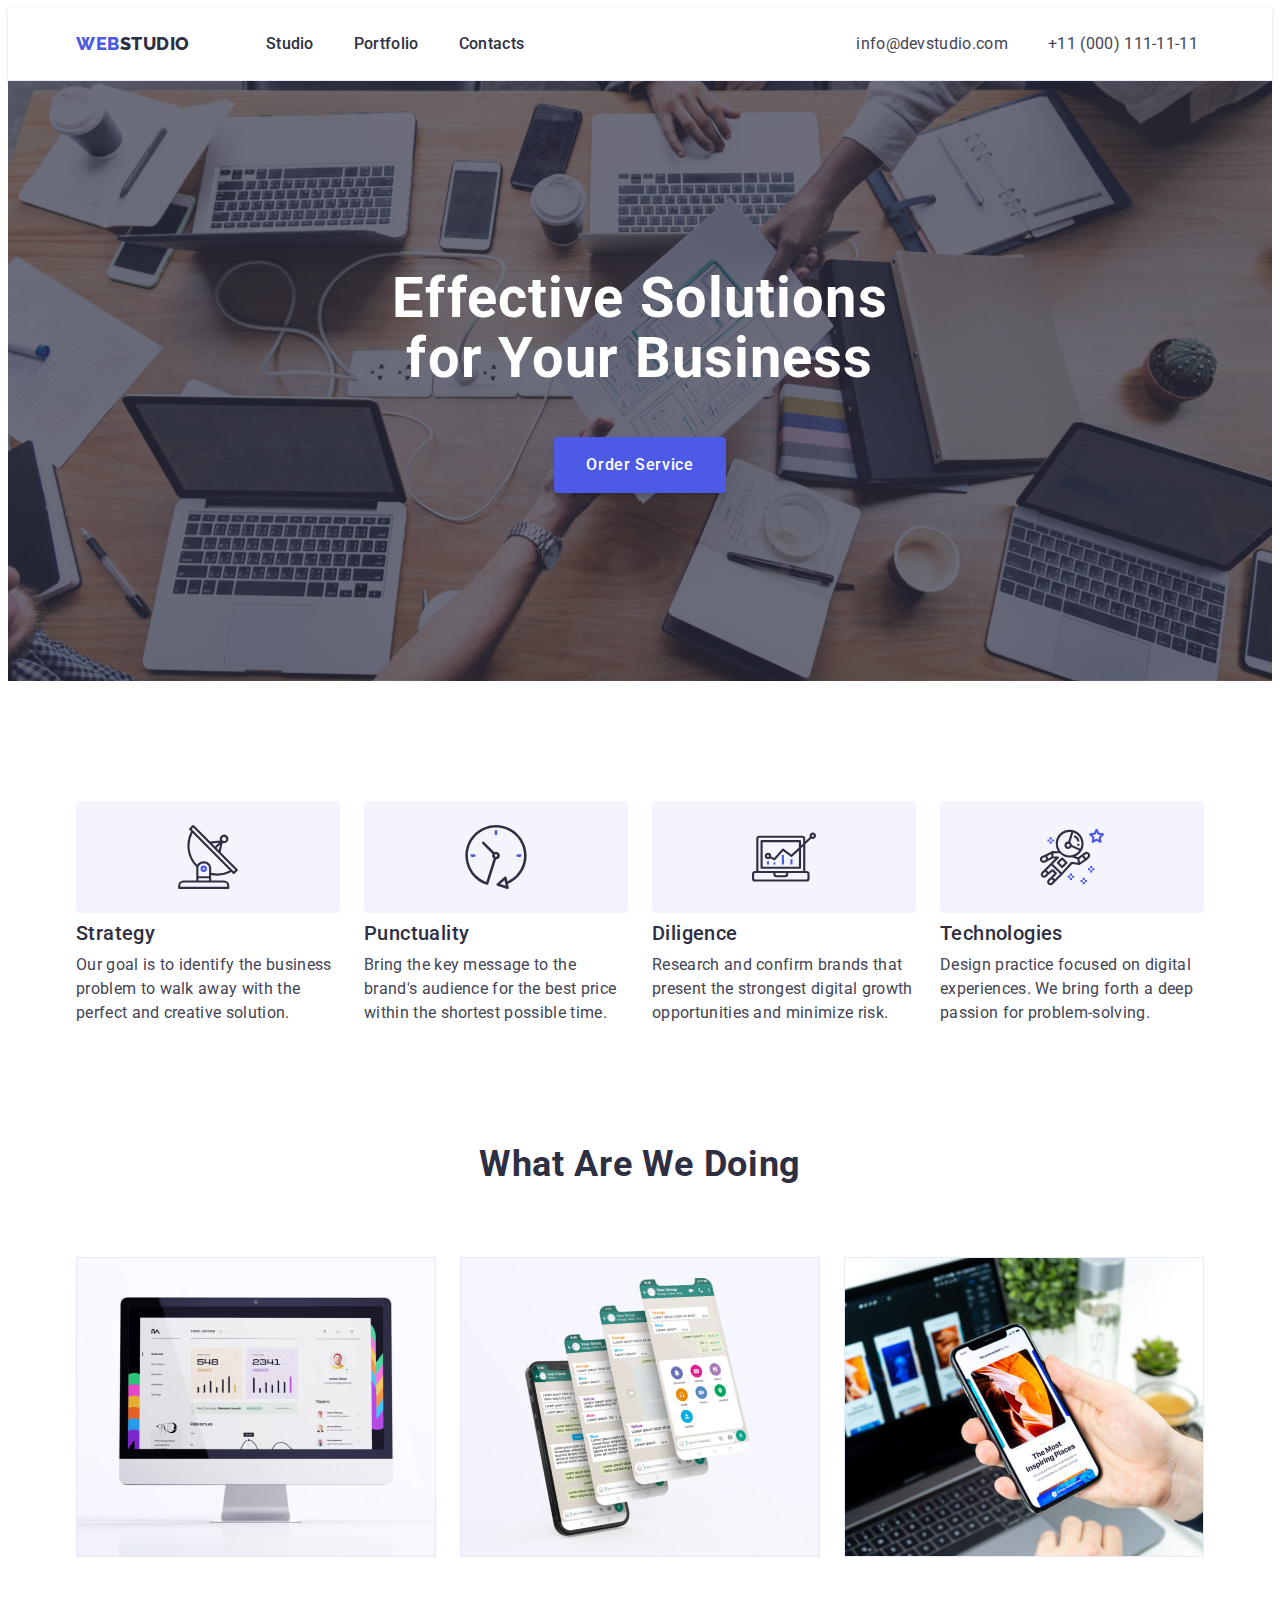
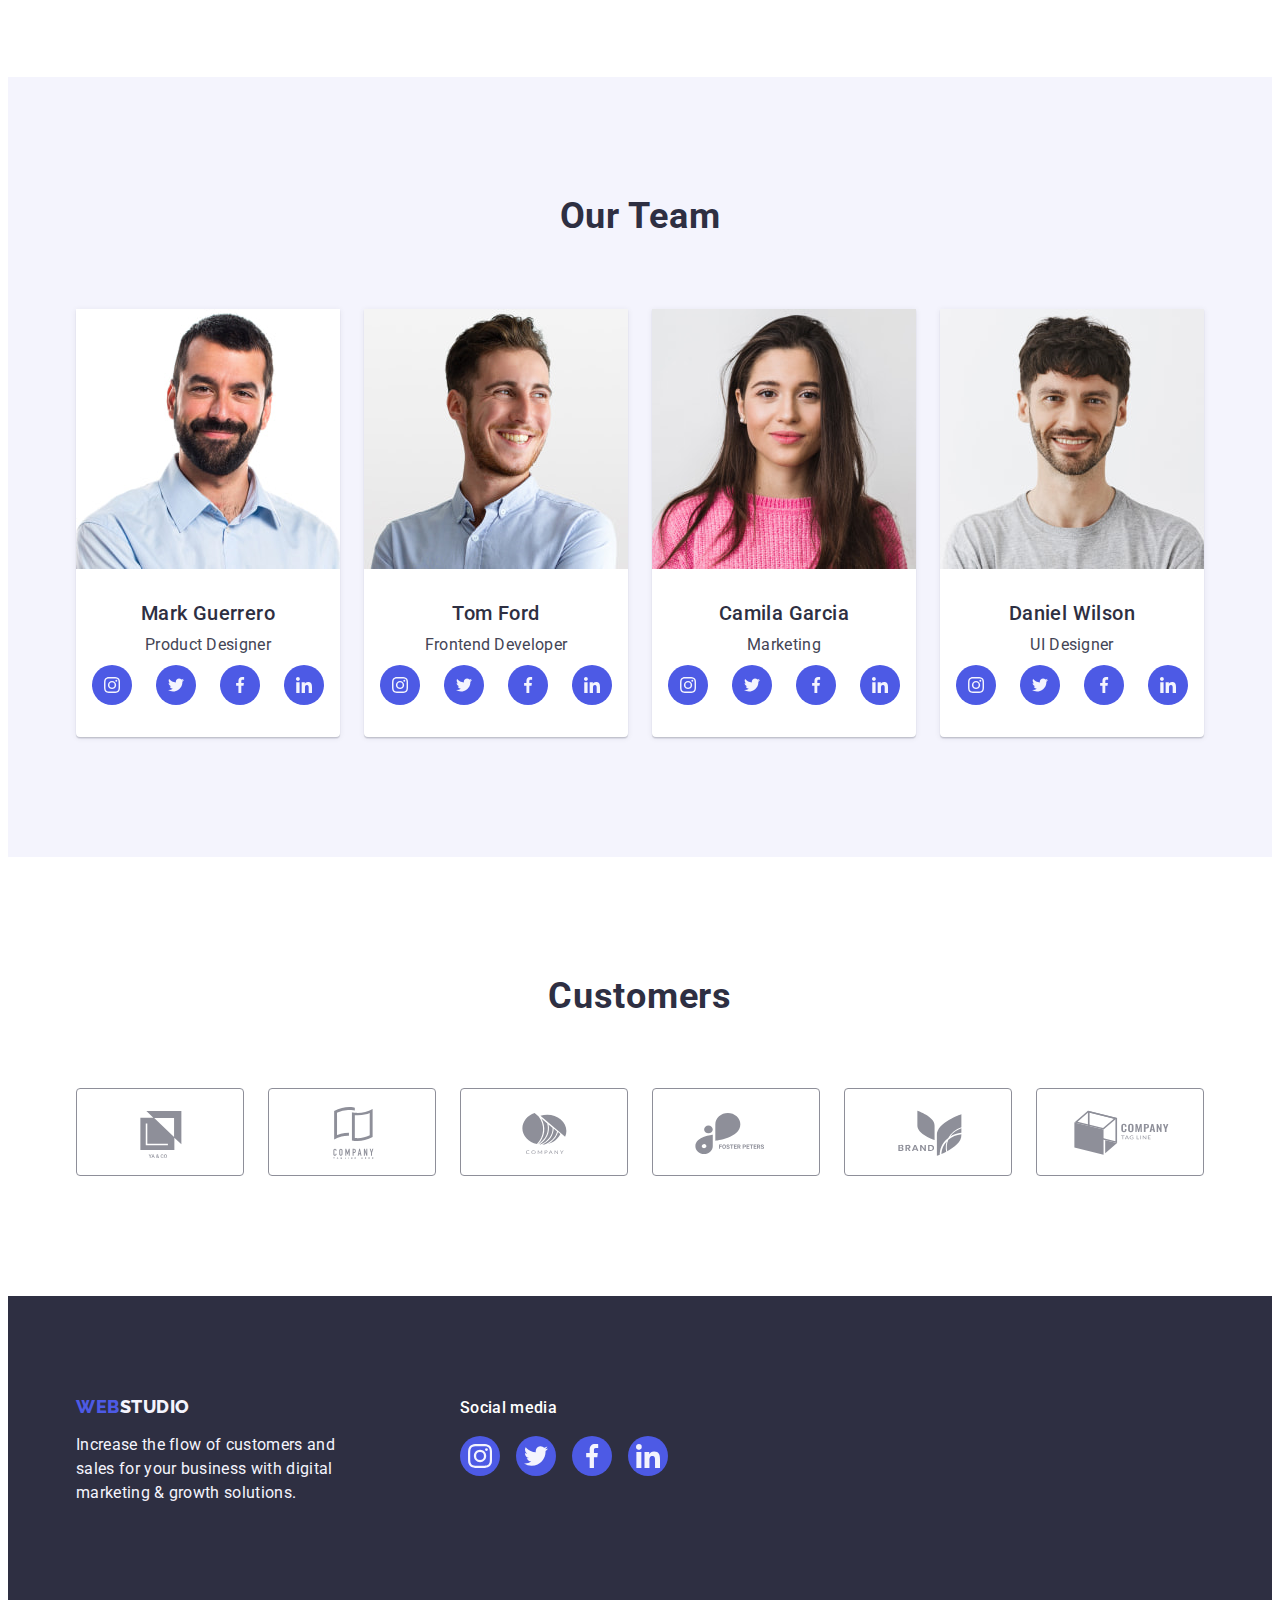
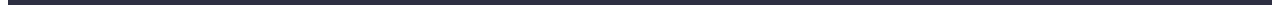
<file: index.html>
<!DOCTYPE html>
<html lang="en">
  <head>
    <meta charset="UTF-8" />
    <meta http-equiv="X-UA-Compatible" content="IE=edge" />
    <meta name="viewport" content="width=device-width, initial-scale=1.0" />
    <title>Document</title>
    <!--Styles Fonts-->
    <link rel="preconnect" href="https://fonts.googleapis.com" />
    <link rel="preconnect" href="https://fonts.gstatic.com" crossorigin />
    <link
      href="https://fonts.googleapis.com/css2?family=Raleway:wght@800&family=Roboto:wght@400;500;700;900&display=swap"
      rel="stylesheet"
    />
    <!-- Normolize -->
    <link
      rel="stylesheet"
      href="https://cdnjs.cloudflare.com/ajax/libs/modern-normalize/1.1.0/modern-normalize.min.css"
      integrity="sha512-wpPYUAdjBVSE4KJnH1VR1HeZfpl1ub8YT/NKx4PuQ5NmX2tKuGu6U/JRp5y+Y8XG2tV+wKQpNHVUX03MfMFn9Q=="
      crossorigin="anonymous"
      referrerpolicy="no-referrer"
    />
    <!--Styles proect-->
    <link rel="stylesheet" href="./css/styles.css" />
  </head>
  <body>
    <!--Header section-->
    <header class="header">
      <div class="header-container container">
        <nav class="header-nav">
          <a class="logo-link link" href="./index.html">Web<span class="web-logo">Studio</span></a>
          <ul class="header-nav-list list">
            <li class="header-nav-iteam">
              <a class="header-link link" href="./index.html">Studio</a></li
            >
            <li class="header-nav-iteam">
              <a class="header-link link" href="./portfolio.html">Portfolio</a></li
            >
            <li class="header-nav-iteam"> <a class="header-link link" href="">Contacts</a></li>
          </ul>
        </nav>
        <address class="header-address">
          <ul class="header-add-list list">
            <li class="header-add-link">
              <a class="header-add-mail link" href="mailto:info@devstudio.com"
                >info@devstudio.com</a
              ></li
            >
            <li class="header-add-link">
              <a class="header-add-mail link" href="tel:+110001111111">+11 (000) 111-11-11</a></li
            >
          </ul>
        </address>
      </div>
    </header>
    <main>
      <!--Hero section-->
      <section class="hero-st">
        <div class="hero-container container">
          <h1 class="hero-title">Effective Solutions for Your Business</h1>
          <button type="button" class="hero-btn">Order Service</button>
        </div>
      </section>
      <!--About section-->
      <section class="about">
        <div class="abaut-container container">
          <h2 class="about-title" hidden>section2</h2>
          <ul class="about-list list">
            <li class="about-list-iteam">
              <div class="about-icon-conteiner">
                <svg class="about-icon" width="64" height="64">
                  <use href="./images/icons.svg#icon-antenna"></use>
                </svg>
              </div>
              <h3 class="about-title-main">Strategy</h3>
              <p class="about-tx"
                >Our goal is to identify the business problem to walk away with the perfect and
                creative solution.</p
              >
            </li>
            <li class="about-list-iteam">
              <div class="about-icon-conteiner">
                <svg class="about-icon" width="64" height="64">
                  <use href="./images/icons.svg#icon-clock"></use>
                </svg>
              </div>
              <h3 class="about-title-main">Punctuality</h3>
              <p class="about-tx"
                >Bring the key message to the brand's audience for the best price within the
                shortest possible time.</p
              >
            </li>
            <li class="about-list-iteam">
              <div class="about-icon-conteiner">
                <svg class="about-icon" width="64" height="64">
                  <use href="./images/icons.svg#icon-diagram"></use>
                </svg>
              </div>
              <h3 class="about-title-main">Diligence</h3>
              <p class="about-tx"
                >Research and confirm brands that present the strongest digital growth opportunities
                and minimize risk.</p
              >
            </li>
            <li class="about-list-iteam">
              <div class="about-icon-conteiner">
                <svg class="about-icon" width="64" height="64">
                  <use href="./images/icons.svg#icon-astronaut"></use>
                </svg>
              </div>
              <h3 class="about-title-main">Technologies</h3>
              <p class="about-tx"
                >Design practice focused on digital experiences. We bring forth a deep passion for
                problem-solving.</p
              >
            </li>
          </ul>
        </div>
      </section>
      <!--Portfolio-->
      <section class="portfolio">
        <div class="portfolio-container container">
          <h2 class="portfolio-title">What are we doing</h2>
          <ul class="portfolio-list list">
            <li class="portfolio-list-iteam">
              <img
                class="portfolio-img"
                src="./images/whatarewedoing/img1.jpg"
                alt="desctop"
                width="360"
                height="300"
              />
            </li>
            <li class="portfolio-list-iteam">
              <img
                class="portfolio-img"
                src="./images/whatarewedoing/img2.jpg"
                alt="application"
                width="360"
                height="300"
              />
            </li>
            <li class="portfolio-list-iteam">
              <img
                class="portfolio-img"
                src="./images/whatarewedoing/img3.jpg"
                alt="smartphone"
                width="360"
                height="300"
              />
            </li>
          </ul>
        </div>
      </section>
      <!--Our Team section-->
      <section class="team">
        <div class="team-container container">
          <h2 class="team-title">Our Team</h2>
          <ul class="team-list list">
            <li class="team-list-iteam">
              <img
                class="team-img"
                src="./images/team/img1.jpg"
                alt="Product-Designer"
                width="264"
                height="260"
              />
              <div class="card-content">
                <h3 class="team-name">Mark Guerrero</h3>
                <p class="team-tx">Product Designer</p>
                <ul class="socials list">
                  <li class="socials-iteam">
                    <a
                      class="socials-link link"
                      href=""
                      target="_blank"
                      rel="noopener noreferrer"
                      aria-label="Instagram icon"
                    >
                      <svg class="socials-icon" width="16" height="16">
                        <use href="./images/icons.svg#icon-instagram"></use>
                      </svg>
                    </a>
                  </li>
                  <li class="socials-iteam">
                    <a
                      class="socials-link link"
                      href=""
                      target="_blank"
                      rel="noopener noreferrer"
                      aria-label="Twitter icon"
                    >
                      <svg class="socials-icon" width="16" height="16">
                        <use href="./images/icons.svg#icon-twitter"></use>
                      </svg>
                    </a>
                  </li>
                  <li class="socials-iteam">
                    <a
                      class="socials-link link"
                      href=""
                      target="_blank"
                      rel="noopener noreferrer"
                      aria-label="Facebook icon"
                    >
                      <svg class="socials-icon" width="16" height="16">
                        <use href="./images/icons.svg#icon-facebook"></use>
                      </svg>
                    </a>
                  </li>
                  <li class="socials-iteam">
                    <a
                      class="socials-link link"
                      href=""
                      target="_blank"
                      rel="noopener noreferrer"
                      aria-label="Linkedin icon"
                    >
                      <svg class="socials-icon" width="16" height="16">
                        <use href="./images/icons.svg#icon-linkedin"></use>
                      </svg>
                    </a>
                  </li>
                </ul>
              </div>
            </li>
            <li class="team-list-iteam">
              <img
                class="team-img"
                src="./images/team/img2.jpg"
                alt="Frontend-Developer"
                width="264"
                height="260"
              />
              <div class="card-content">
                <h3 class="team-name">Tom Ford</h3>
                <p class="team-tx">Frontend Developer</p>
                <ul class="socials list">
                  <li class="socials-iteam">
                    <a
                      class="socials-link link"
                      href=""
                      target="_blank"
                      rel="noopener noreferrer"
                      aria-label="Instagram icon"
                    >
                      <svg class="socials-icon" width="16" height="16">
                        <use href="./images/icons.svg#icon-instagram"></use>
                      </svg>
                    </a>
                  </li>
                  <li class="socials-iteam">
                    <a
                      class="socials-link link"
                      href=""
                      target="_blank"
                      rel="noopener noreferrer"
                      aria-label="Twitter icon"
                    >
                      <svg class="socials-icon" width="16" height="16">
                        <use href="./images/icons.svg#icon-twitter"></use>
                      </svg>
                    </a>
                  </li>
                  <li class="socials-iteam">
                    <a
                      class="socials-link link"
                      href=""
                      target="_blank"
                      rel="noopener noreferrer"
                      aria-label="Facebook icon"
                    >
                      <svg class="socials-icon" width="16" height="16">
                        <use href="./images/icons.svg#icon-facebook"></use>
                      </svg>
                    </a>
                  </li>
                  <li class="socials-iteam">
                    <a
                      class="socials-link link"
                      href=""
                      target="_blank"
                      rel="noopener noreferrer"
                      aria-label="Linkedin icon"
                    >
                      <svg class="socials-icon" width="16" height="16">
                        <use href="./images/icons.svg#icon-linkedin"></use>
                      </svg>
                    </a>
                  </li>
                </ul>
              </div>
            </li>
            <li class="team-list-iteam">
              <img
                class="team-img"
                src="./images/team/img3.jpg"
                alt="Marketing"
                width="264"
                height="260"
              />
              <div class="card-content">
                <h3 class="team-name">Camila Garcia</h3>
                <p class="team-tx">Marketing</p>
                <ul class="socials list">
                  <li class="socials-iteam">
                    <a
                      class="socials-link link"
                      href=""
                      target="_blank"
                      rel="noopener noreferrer"
                      aria-label="Instagram icon"
                    >
                      <svg class="socials-icon" width="16" height="16">
                        <use href="./images/icons.svg#icon-instagram"></use>
                      </svg>
                    </a>
                  </li>
                  <li class="socials-iteam">
                    <a
                      class="socials-link link"
                      href=""
                      target="_blank"
                      rel="noopener noreferrer"
                      aria-label="Twitter icon"
                    >
                      <svg class="socials-icon" width="16" height="16">
                        <use href="./images/icons.svg#icon-twitter"></use>
                      </svg>
                    </a>
                  </li>
                  <li class="socials-iteam">
                    <a
                      class="socials-link link"
                      href=""
                      target="_blank"
                      rel="noopener noreferrer"
                      aria-label="Facebook icon"
                    >
                      <svg class="socials-icon" width="16" height="16">
                        <use href="./images/icons.svg#icon-facebook"></use>
                      </svg>
                    </a>
                  </li>
                  <li class="socials-iteam">
                    <a
                      class="socials-link link"
                      href=""
                      target="_blank"
                      rel="noopener noreferrer"
                      aria-label="Linkedin icon"
                    >
                      <svg class="socials-icon" width="16" height="16">
                        <use href="./images/icons.svg#icon-linkedin"></use>
                      </svg>
                    </a>
                  </li>
                </ul>
              </div>
            </li>
            <li class="team-list-iteam">
              <img
                class="team-img"
                src="./images/team/img4.jpg"
                alt="UI-Designer"
                width="264"
                height="260"
              />
              <div class="card-content">
                <h3 class="team-name">Daniel Wilson</h3>
                <p class="team-tx">UI Designer</p>
                <ul class="socials list">
                  <li class="socials-iteam">
                    <a
                      class="socials-link link"
                      href=""
                      target="_blank"
                      rel="noopener noreferrer"
                      aria-label="Instagram icon"
                    >
                      <svg class="socials-icon" width="16" height="16">
                        <use href="./images/icons.svg#icon-instagram"></use>
                      </svg>
                    </a>
                  </li>
                  <li class="socials-iteam">
                    <a
                      class="socials-link link"
                      href=""
                      target="_blank"
                      rel="noopener noreferrer"
                      aria-label="Twitter icon"
                    >
                      <svg class="socials-icon" width="16" height="16">
                        <use href="./images/icons.svg#icon-twitter"></use>
                      </svg>
                    </a>
                  </li>
                  <li class="socials-iteam">
                    <a
                      class="socials-link link"
                      href=""
                      target="_blank"
                      rel="noopener noreferrer"
                      aria-label="Facebook icon"
                    >
                      <svg class="socials-icon" width="16" height="16">
                        <use href="./images/icons.svg#icon-facebook"></use>
                      </svg>
                    </a>
                  </li>
                  <li class="socials-iteam">
                    <a
                      class="socials-link link"
                      href=""
                      target="_blank"
                      rel="noopener noreferrer"
                      aria-label="Linkedin icon"
                    >
                      <svg class="socials-icon" width="16" height="16">
                        <use href="./images/icons.svg#icon-linkedin"></use>
                      </svg>
                    </a>
                  </li>
                </ul>
              </div>
            </li>
          </ul>
        </div>
      </section>
      <!-- Customers -->
      <section class="customers">
        <div class="customers-container container">
          <h2 class="team-title">Customers</h2>
          <ul class="customers-list list">
            <li class="customers-iteam">
              <a class="customers-link link" href="">
                <svg class="customers-icon" width="104" height="56">
                  <use href="./images/icons.svg#icon-Logo"></use>
                </svg>
              </a>
            </li>
            <li class="customers-iteam">
              <a class="customers-link link" href="">
                <svg class="customers-icon" width="104" height="56">
                  <use href="./images/icons.svg#icon-Logo1"></use>
                </svg>
              </a>
            </li>
            <li class="customers-iteam">
              <a class="customers-link link" href="">
                <svg class="customers-icon" width="104" height="56">
                  <use href="./images/icons.svg#icon-Logo2"></use>
                </svg>
              </a>
            </li>
            <li class="customers-iteam">
              <a class="customers-link link" href="">
                <svg class="customers-icon" width="104" height="56">
                  <use href="./images/icons.svg#icon-Logo3"></use>
                </svg>
              </a>
            </li>
            <li class="customers-iteam">
              <a class="customers-link link" href="">
                <svg class="customers-icon" width="104" height="56">
                  <use href="./images/icons.svg#icon-Logo4"></use>
                </svg>
              </a>
            </li>
            <li class="customers-iteam">
              <a class="customers-link link" href="">
                <svg class="customers-icon" width="104" height="56">
                  <use href="./images/icons.svg#icon-Logo5"></use>
                </svg>
              </a>
            </li>
          </ul>
        </div>
      </section>
    </main>
    <!--Footer section-->
    <footer class="footer">
      <div class="footer-container container">
        <div class="footer-left">
          <a class="logo-link-footer link" href="./index.html"
            >Web<span class="footer-logo">Studio</span></a
          >
          <p class="footer-tx"
            >Increase the flow of customers and sales for your business with digital marketing &
            growth solutions.</p
          >
        </div>
        <div class="footer-social">
          <p class="footer-social-tx">Social media</p>
          <ul class="footer-social-list list">
            <li class="footer-social-iteam">
              <a
                class="footer-social-link link"
                href=""
                target="_blank"
                rel="noopener noreferrer"
                aria-label="Instagram icon"
              >
                <svg class="footer-social-icon" width="24" height="24">
                  <use href="./images/icons.svg#icon-instagram"></use></svg
              ></a>
            </li>
            <li class="footer-social-iteam">
              <a
                class="footer-social-link link"
                href=""
                target="_blank"
                rel="noopener noreferrer"
                aria-label="Twitter icon"
              >
                <svg class="footer-social-icon" width="24" height="24">
                  <use href="./images/icons.svg#icon-twitter"></use></svg
              ></a>
            </li>
            <li class="footer-social-iteam">
              <a
                class="footer-social-link link"
                href=""
                target="_blank"
                rel="noopener noreferrer"
                aria-label="Facebook icon"
              >
                <svg class="footer-social-icon" width="24" height="24">
                  <use href="./images/icons.svg#icon-facebook"></use></svg
              ></a>
            </li>
            <li class="footer-social-iteam">
              <a
                class="footer-social-link link"
                href=""
                target="_blank"
                rel="noopener noreferrer"
                aria-label="Linkedin icon"
              >
                <svg class="footer-social-icon" width="24" height="24">
                  <use href="./images/icons.svg#icon-linkedin"></use></svg
              ></a>
            </li>
          </ul>
        </div>
      </div>
    </footer>
  </body>
</html>
</file>
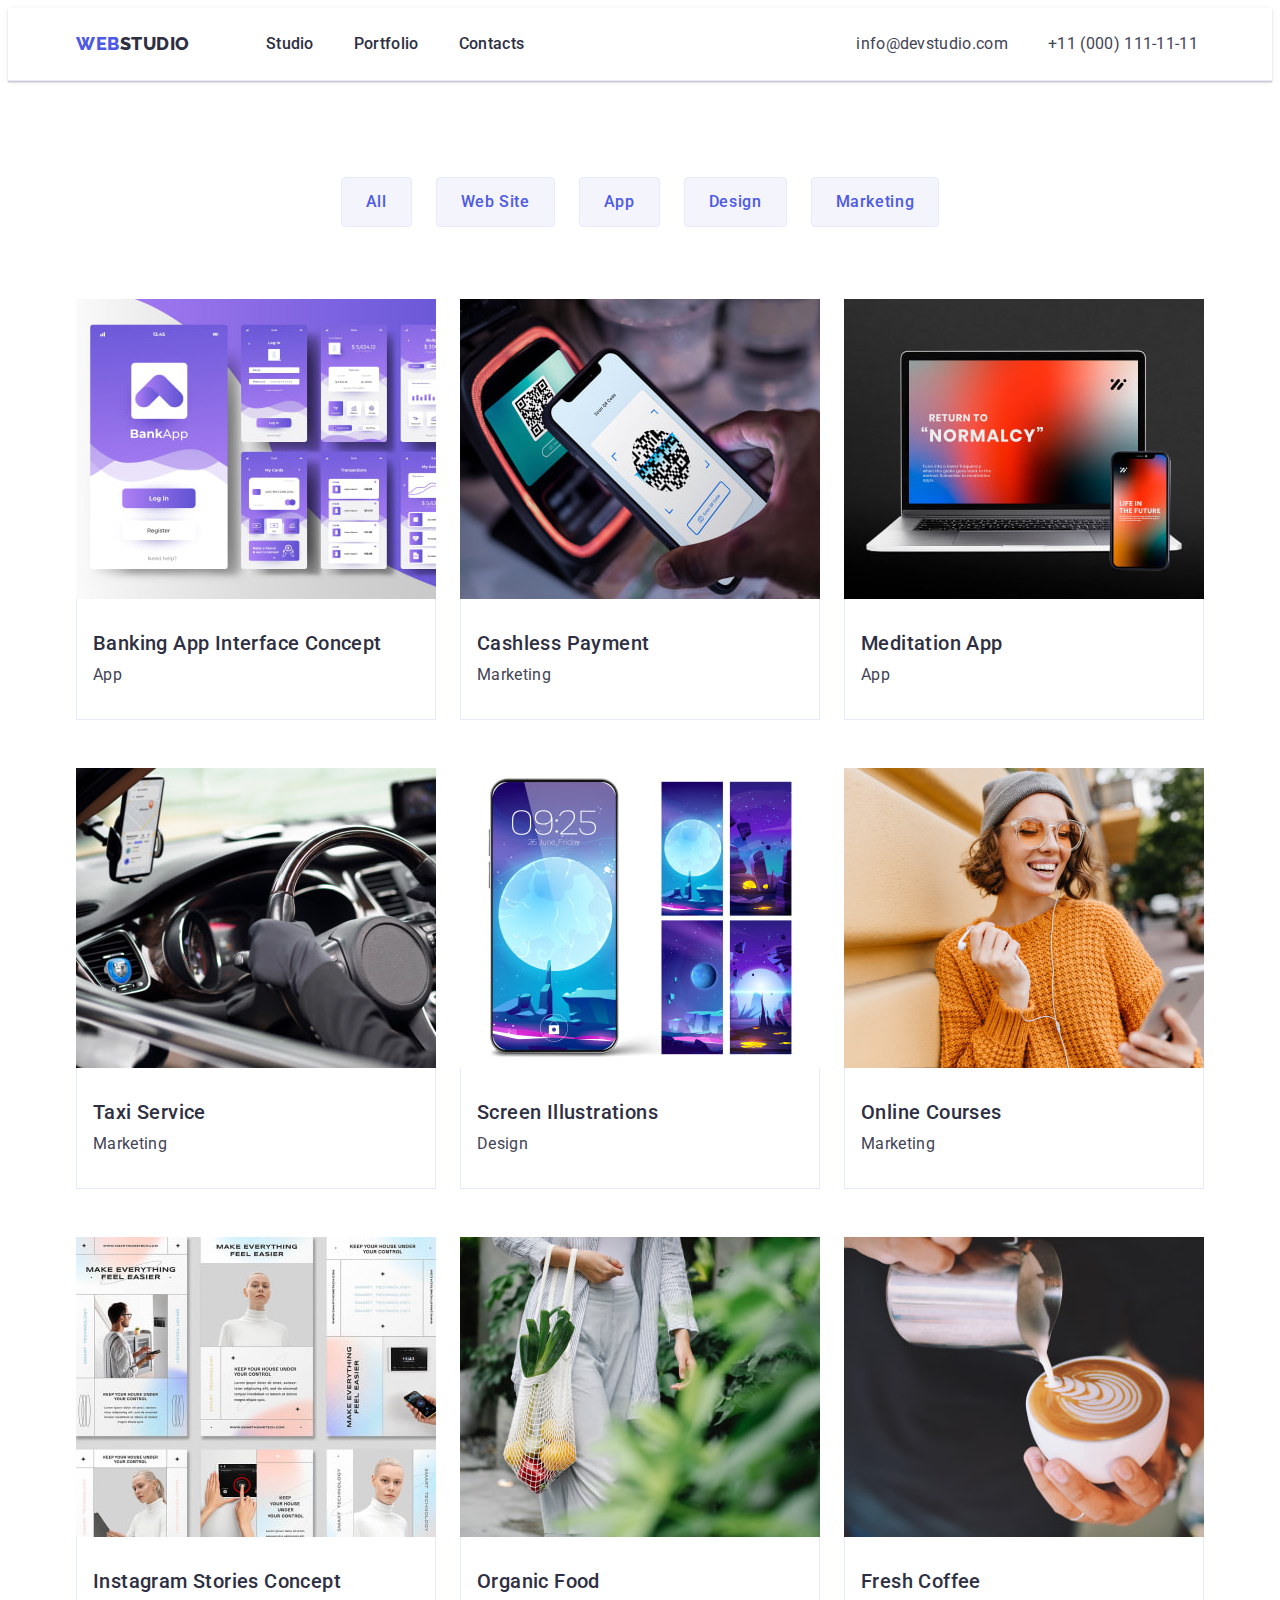
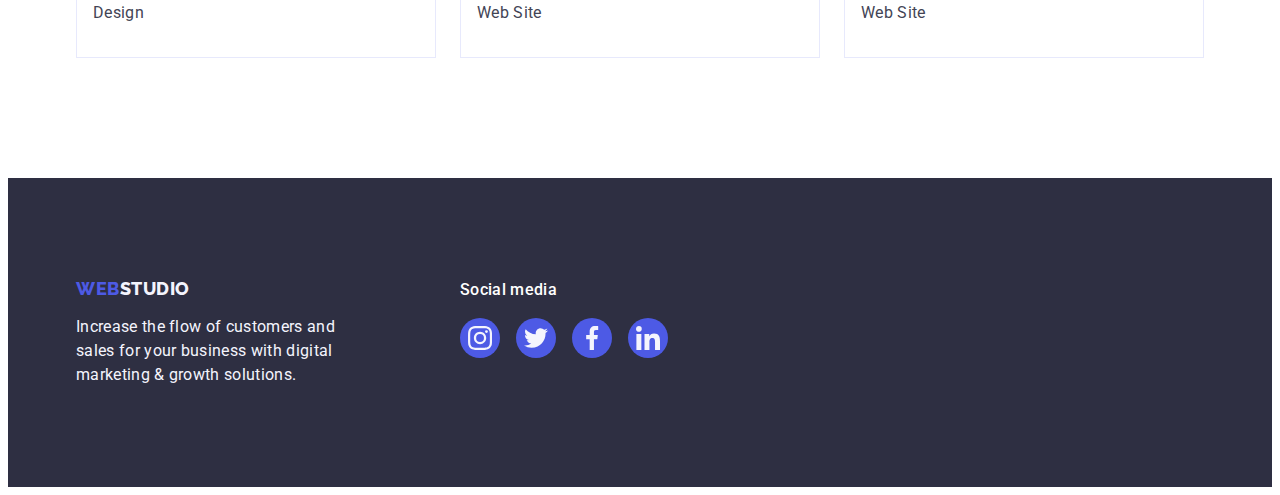
<file: portfolio.html>
<!DOCTYPE html>
<html lang="en">
  <head>
    <meta charset="UTF-8" />
    <meta http-equiv="X-UA-Compatible" content="IE=edge" />
    <meta name="viewport" content="width=device-width, initial-scale=1.0" />
    <title>Document</title>
    <!--Styles Fonts-->
    <link rel="preconnect" href="https://fonts.googleapis.com" />
    <link rel="preconnect" href="https://fonts.gstatic.com" crossorigin />
    <link
      href="https://fonts.googleapis.com/css2?family=Raleway:wght@800&family=Roboto:wght@400;500;700;900&display=swap"
      rel="stylesheet"
    />
    <!-- Normolize -->
    <link rel="stylesheet" href="https://cdnjs.cloudflare.com/ajax/libs/modern-normalize/1.1.0/modern-normalize.min.css" integrity="sha512-wpPYUAdjBVSE4KJnH1VR1HeZfpl1ub8YT/NKx4PuQ5NmX2tKuGu6U/JRp5y+Y8XG2tV+wKQpNHVUX03MfMFn9Q==" crossorigin="anonymous" referrerpolicy="no-referrer" />
    <!--Styles proect-->
    <link rel="stylesheet" href="./css/styles.css" />
  </head>
  <body>
    <!--Header section-->
    <header class="header">
      <div class="header-container container">
        <nav class="header-nav">
          <a class="logo-link link" href="./index.html">Web<span class="web-logo">Studio</span></a>
          <ul class="header-nav-list list">
            <li class="header-nav-iteam">
              <a class="header-link link" href="./index.html">Studio</a>
            </li>
            <li class="header-nav-iteam">
              <a class="header-link link" href="./portfolio.html">Portfolio</a>
            </li>
            <li class="header-nav-iteam">
              <a class="header-link link" href="">Contacts</a>
            </li>
          </ul>
        </nav>
        <address class="header-address">
          <ul class="header-add-list list">
            <li class="header-add-link">
              <a class="header-add-mail link" href="mailto:info@devstudio.com">info@devstudio.com</a>
            </li>
            <li class="header-add-link">
              <a class="header-add-mail link" href="tel:+110001111111">+11 (000) 111-11-11</a>
            </li>
          </ul>
        </address>
      </div>
    </header>
    <!--Main section-->
    <main>
      <section class="filter-st">
        <div class="filter-container container">
          <h1 class="filter-title" hidden>Filter button</h1>
          <ul class="bt-list list">
            <li class="filter-bt-iteam link">
              <button type="button" class="filter-bt">All</button>
            </li>
            <li class="filter-bt-iteam link">
              <button type="button" class="filter-bt">Web Site</button>
            </li>
            <li class="filter-bt-iteam link">
              <button type="button" class="filter-bt">App</button>
            </li>
            <li class="filter-bt-iteam link">
              <button type="button" class="filter-bt">Design</button>
            </li>
            <li class="filter-bt-iteam link">
              <button type="button" class="filter-bt">Marketing</button>
            </li>
          </ul>
          <ul class="portf-list list">
            <li class="portf-list-iteam">
              <a class="portf-iteam link" href="">
                <img
                class="portfolio-img"
                src="./images/portfolio/img1.jpg"
                alt="Banking app"
                width="360"
                height="300"
                />
                <div class="portfolio-card-tx">
                  <h2 class="portfolio-title-two">Banking App Interface Concept</h2>
                  <p class="portfolio-tx-two">App</p>
                </div>
              </a>
            </li>
            <li class="portf-list-iteam">
              <a class="portf-iteam link" href="">
                <img
                class="portfolio-img"
                src="./images/portfolio/img2.jpg"
                alt="Payment"
                width="360"
                height="300"
                />
                <div class="portfolio-card-tx">
                  <h2 class="portfolio-title-two">Cashless Payment</h2>
                  <p class="portfolio-tx-two">Marketing</p>
                </div>
              </a>
            </li>
            <li class="portf-list-iteam">
              <a class="portf-iteam link" href="">
                <img
                class="portfolio-img"
                src="./images/portfolio/img3.jpg"
                alt="Meditation app"
                width="360"
                height="300"
                />
                <div class="portfolio-card-tx">
                  <h2 class="portfolio-title-two">Meditation App</h2>
                  <p class="portfolio-tx-two">App</p>
                </div>
              </a>
            </li>
            <li class="portf-list-iteam">
              <a class="portf-iteam link" href="">
                <img
                class="portfolio-img"
                src="./images/portfolio/img4.jpg"
                alt="Taxi Service"
                width="360"
                height="300"
                />
                <div class="portfolio-card-tx">
                  <h2 class="portfolio-title-two">Taxi Service</h2>
                  <p class="portfolio-tx-two">Marketing</p>
                </div>
              </a>
            </li>
            <li class="portf-list-iteam">
              <a class="portf-iteam link" href="">
                <img
                class="portfolio-img"
                src="./images/portfolio/img5.jpg"
                alt="Illustrations"
                width="360"
                height="300"
                />
                <div class="portfolio-card-tx">
                  <h2 class="portfolio-title-two">Screen Illustrations</h2>
                  <p class="portfolio-tx-two">Design</p>
                </div>
              </a>
            </li>
            <li class="portf-list-iteam">
              <a class="portf-iteam link" href="">
                <img
                class="portfolio-img"
                src="./images/portfolio/img6.jpg"
                alt="Online Courses"
                width="360"
                height="300"
                />
                <div class="portfolio-card-tx">
                  <h2 class="portfolio-title-two">Online Courses</h2>
                  <p class="portfolio-tx-two">Marketing</p>
                </div>
              </a>
            </li>
            <li class="portf-list-iteam">
              <a class="portf-iteam link" href="">
                <img
                class="portfolio-img"
                src="./images/portfolio/img7.jpg"
                alt="Instagram Stories"
                width="360"
                height="300"
                />
                <div class="portfolio-card-tx">
                  <h2 class="portfolio-title-two">Instagram Stories Concept</h2>
                  <p class="portfolio-tx-two">Design</p>
                </div>
              </a>
            </li>
            <li class="portf-list-iteam">
              <a class="portf-iteam link" href="">
                <img
                class="portfolio-img"
                src="./images/portfolio/img8.jpg"
                alt="Organic Food"
                width="360"
                height="300"
                />
                <div class="portfolio-card-tx">
                  <h2 class="portfolio-title-two">Organic Food</h2>
                  <p class="portfolio-tx-two">Web Site</p>
                </div>
              </a>
            </li>
            <li class="portf-list-iteam">
              <a class="portf-iteam link" href="">
                <img
                class=""
                src="./images/portfolio/img9.jpg"
                alt="Coffee"
                width="360"
                height="300"
                />
                <div class="portfolio-card-tx">
                  <h2 class="portfolio-title-two">Fresh Coffee</h2>
                  <p class="portfolio-tx-two">Web Site</p>
                </div>
              </a>
            </li>
          </ul>
        </div>
      </section>
    </main>
    <!--Footer section-->
    <footer class="footer">
      <div class="footer-container container">
        <div class="footer-left">
          <a class="logo-link-footer link" href="./index.html"
            >Web<span class="footer-logo">Studio</span></a
          >
          <p class="footer-tx"
            >Increase the flow of customers and sales for your business with digital marketing &
            growth solutions.</p
          >
        </div>
        <div class="footer-social">
          <p class="footer-social-tx">Social media</p>
          <ul class="footer-social-list list">
            <li class="footer-social-iteam">
              <a
                class="footer-social-link link"
                href=""
                target="_blank"
                rel="noopener noreferrer"
                aria-label="Instagram icon"
              >
                <svg class="footer-social-icon" width="24" height="24">
                  <use href="./images/icons.svg#icon-instagram"></use></svg
              ></a>
            </li>
            <li class="footer-social-iteam">
              <a
                class="footer-social-link link"
                href=""
                target="_blank"
                rel="noopener noreferrer"
                aria-label="Twitter icon"
              >
                <svg class="footer-social-icon" width="24" height="24">
                  <use href="./images/icons.svg#icon-twitter"></use></svg
              ></a>
            </li>
            <li class="footer-social-iteam">
              <a
                class="footer-social-link link"
                href=""
                target="_blank"
                rel="noopener noreferrer"
                aria-label="Facebook icon"
              >
                <svg class="footer-social-icon" width="24" height="24">
                  <use href="./images/icons.svg#icon-facebook"></use></svg
              ></a>
            </li>
            <li class="footer-social-iteam">
              <a
                class="footer-social-link link"
                href=""
                target="_blank"
                rel="noopener noreferrer"
                aria-label="Linkedin icon"
              >
                <svg class="footer-social-icon" width="24" height="24">
                  <use href="./images/icons.svg#icon-linkedin"></use></svg
              ></a>
            </li>
          </ul>
        </div>
      </div>
    </footer>
  </body>
</html>
</file>
<file: css/styles.css>
:root {
    /* Color */
    --main-txt-cl: #434455;
    --background-cl: #FFFFFF;
    --link-cl: #2E2F42;
    --color-cloud: #f4f4fd;
    --logo-cl: #4D5AE5;
    --activ-cl: #404bbf;
    --hero-cl: #FFFFFF;
    /* Fonts */
    --main-ft: Roboto, sans-serif;
    --second-ft: Raleway, sans-serif;
}

/**
  |============================
  | Base style
  |============================
*/

html {
    box-sizing: border-box;
}

*,
*::before,
*::after {
  box-sizing: inherit;
}

body {
    font-family: var(--main-ft);
    font-size: 16px;
    line-height: 1.5;
    letter-spacing: 0.2em;
    color: var(--main-txt-cl);
    background-color: var(--background-cl);
}

/* reset start */

h1,h2,h3,h4,h5,h6,p {
    margin: 0;
}

img {
    display: block;
}

.link {
    text-decoration: none;
}
.list {
    list-style: none;
    padding: 0;
    margin: 0;
}
button {
    cursor: pointer;
}

.container {
    width: 1158px;
    padding-left: 15px;
    padding-right: 15px;
    margin: 0 auto;
}
/**
  |============================
  | Header
  |============================
*/

.header {
    background-color: #FFFFFF;
    border-bottom: 1px solid #e7e9fc;
    box-shadow: 0px 2px 1px rgba(46, 47, 66, 0.08), 0px 1px 1px rgba(46, 47, 66, 0.16), 0px 1px 6px rgba(46, 47, 66, 0.08);
}
.logo-link {
    font-family: var(--second-ft);
    font-style: normal;
    font-weight: 800;
    font-size: 18px;
    line-height: 1.17;
    align-items: center;
    letter-spacing: 0.03em;
    text-transform: uppercase;
    color: var(--logo-cl);
    margin-right: 76px;
}

.web-logo {
    font-family: var(--second-ft);
    font-style: normal;
    font-weight: 800;
    font-size: 18px;
    line-height: 1.17;
    align-items: center;
    letter-spacing: 0.03em;
    text-transform: uppercase;
    color: var(--link-cl);
}

.header-nav {
    display: flex;
    align-items: center;
}

.header-nav-list {
    display: flex;
    align-items: center;
    margin-right: 332px;
}

.header-link {
    font-family: var(--main-ft);
    font-style: normal;
    font-weight: 500;
    font-size: 16px;
    line-height: 1.5;
    letter-spacing: 0.02em;
    color: var(--link-cl);
    display: flex;
    padding-top: 24px;
    padding-bottom: 24px;
}

.header-address {
    font-style: normal;
}

.header-link:hover,
.header-link:focus {
    color: var(--activ-cl);
}

.header-add-mail {
    font-style: normal;
    font-weight: 400;
    font-size: 16px;
    letter-spacing: 0.02em;
    line-height: 1.5;
    color: var(--main-txt-cl);
}

.header-add-mail:hover,
.header-add-mail:focus {
    color: var(--activ-cl);
}

.header-container {
    display: flex;
    align-items: center;
}

.header-add-list {
    display: flex;
    margin: 0px;
    padding: 0px;
}

.header-nav-list .header-nav-iteam:not(:last-child) {
    margin-right: 40px;
}
.header-add-list .header-add-link:not(:last-child) {
    margin-right: 40px;
  }
/**
  |============================
  | Hero
  |============================
*/

.hero-st {
    background-color: var(--link-cl);
    padding-top: 188px;
    padding-bottom: 188px;

    background-image: linear-gradient(
        rgba(46, 47, 66, 0.7),
        rgba(46, 47, 66, 0.7)
    ),
    url(../images/hero/people-office.jpg);
    background-repeat: no-repeat;
    background-size: cover;
    background-position: center;
    max-width: 1440px;
    margin-left: auto;
    margin-right: auto;
}

.hero-title {
    font-size: 56px;
    line-height: 1.07;
    text-align: center;
    letter-spacing: 0.02em;
    color: var(--hero-cl);

    max-width: 496px;
    margin-top: 0px;
    margin-right: auto;
    margin-bottom: 48px;
    margin-left: auto;
}

.hero-btn {
    background-color: var(--logo-cl);
    font-family: var(--main-ft);
    font-weight: 500;
    font-size: 16px;
    line-height: 1.5;
    letter-spacing: 0.04em;
    color: var(--hero-cl);
    cursor: pointer;

    display: block;
    min-width: 169px;
    padding: 16px 32px;
    box-shadow: 0px 4px 4px rgba(0, 0, 0, 0.15);
    border-radius: 4px;
    border: none;
    margin-right: auto;
    margin-left: auto;
}

.hero-btn:hover,
.hero-btn:focus {
    color: var(--hero-cl);
    background-color: var(--activ-cl);
}

/**
  |============================
  | About
  |============================
*/

.about {
    padding-top: 120px;
    padding-bottom: 120px;
}
.about-list {
    display: flex;
    margin-top: 0px;
    margin-bottom: 0px;
    padding: 0px;
}
.about-list-iteam {
    width: 264px;
}
.about-list-iteam:not(:last-child) {
    margin-right: 24px;
}
.about-title-main {
    font-weight: 500;
    font-size: 20px;
    line-height: 1.2;
    letter-spacing: 0.02em;
    color: var(--link-cl);
    margin-bottom: 8px
}

.about-tx {
    line-height: 1.5;
    letter-spacing: 0.02em;
}
/* About icons */
.about-icon-conteiner{
    display: flex;
    justify-content: center;
    align-items: center;
    background-color: var(--color-cloud);
    margin-bottom: 8px;
    height: 112px;
    border-radius: 4px;
}

/**
  |============================
  | Portfolio
  |============================
*/

.portfolio {
    padding-bottom: 120px;
}

.portfolio-list {
    display: flex;
}

.portfolio-title {
    font-size: 36px;
    line-height: 1.11;
    text-align: center;
    letter-spacing: 0.02em;
    color: var(--link-cl);
    text-transform: capitalize;

    margin-right: auto;
    margin-bottom: 72px;
    margin-left: auto;
}

.portfolio-list .portfolio-list-iteam:not(:last-child) {
    margin-right: 24px;
  }

/**
  |============================
  | Team
  |============================
*/

.team {
    background-color: var(--color-cloud);
    padding-top: 120px;
    padding-bottom: 120px;
}

.team-list {
    display: flex;
}
.team-title {
    font-size: 36px;
    line-height: 1.11;
    text-align: center;
    letter-spacing: 0.02em;
    text-transform: capitalize;
    color: var(--link-cl);
    margin-right: auto;
    margin-bottom: 72px;
    margin-left: auto;
}
.customers-container .team-title {
    line-height: 1.1;
}

.team-list-iteam {
    background-color: var(--background-cl);
    width: 264px;
    box-shadow: 0px 1px 6px rgba(46, 47, 66, 0.08), 0px 1px 1px rgba(46, 47, 66, 0.16), 0px 2px 1px rgba(46, 47, 66, 0.08);
    border-radius: 0px 0px 4px 4px;
}

.team-list .team-list-iteam:not(:last-child) {
    margin-right: 24px;
  }

.team-name {
    font-size: 20px;
    line-height: 1.2;
    font-weight: 500;
    text-align:center;
    letter-spacing: 0.02em;
    color: var(--link-cl);
    margin-bottom: 8px;
}

.team-tx {
    letter-spacing: 0.02em;
    line-height: 1.5;
    text-align: center;
    margin-bottom: 8px;
}

.card-content {
    flex-direction: column;
    justify-content: center;
    align-items: center;
    padding: 32px 0;
    gap: 8px;
}
/* Social icons */
.socials{
    display: flex;
    justify-content: center;
    align-items: center;
    gap: 24px;
    padding: 0;
}
.socials-iteam {
}
.socials-link {
    display: flex;
    justify-content: center;
    align-items: center;
    width: 40px;
    height: 40px;
    border-radius: 50%;

    background-color: var(--logo-cl);
}
.socials-icon {
    fill: var(--color-cloud);
}
.socials-link:hover {
    background-color: var(--activ-cl);
}

.socials-link:focus {
    background-color: var(--activ-cl);
}

/**
  |============================
  | Customers
  |============================
*/
.customers {
    padding-top: 120px;
    padding-bottom: 120px;
}
.customers-container {
}

.customers-list {
    display: flex;
    gap: 24px;
    margin: 0;
    padding: 0;
}

.customers-iteam {
    width: 168px;
    height: 88px;
    display: flex;
    justify-content: center;
    align-items: center;
}
.customers-link {
    display: flex;
    justify-content: center;
    align-items: center;
    width: 100%;
    height: 100%;
    border: 1px solid #8E8F99;
    border-radius: 4px;
    color: #8E8F99;
}

.customers-icon {
    fill: currentColor;
}

.customers-link:hover {
    box-shadow: 0px 4px 4px rgba(0, 0, 0, 0.25);
    border-color: var(--activ-cl);
    color: var(--activ-cl);
}
.customers-link:focus {
    box-shadow: 0px 4px 4px rgba(0, 0, 0, 0.25);
    border-color: var(--activ-cl);
    color: var(--activ-cl);
}
.customers-iteam:focus .customers-icon {
    fill: var(--activ-cl);
}
.customers-iteam:hover .customers-icon {
    fill: var(--activ-cl);
}
/**
  |============================
  | Footer
  |============================
*/
.logo-link-footer {
    font-family: var(--second-ft);
    font-style: normal;
    font-weight: 800;
    font-size: 18px;
    line-height: 1.17;
    align-items: center;
    letter-spacing: 0.03em;
    text-transform: uppercase;
    color: var(--logo-cl);
    
    margin-bottom: 16px;
    display: inline-block;
}

.footer {
    background-color: var(--link-cl);
    color: var(--color-cloud);
    padding-top: 100px;
    padding-bottom: 100px;
}
.footer-logo {
    color: var(--color-cloud);
}

.footer-tx {
    font-weight: 400;
    letter-spacing: 0.02em;
    width: 264px;
}

.footer-left {
    margin-right: 120px;
}
.footer-container {
    display: flex;
    align-items: baseline;
}

/* Footer social */

.footer-social {
}
.footer-social-tx {
    margin-bottom: 16px;
    font-weight: 500;
    color: var(--hero-cl);
    line-height: 1.5;
    letter-spacing: 0.02em;
}
.footer-social-list {
    display: flex;
    gap: 16px;
}

.footer-social-iteam {
    width: 40px;
    height: 40px;
}
.footer-social-link {
    display: flex;
    justify-content: center;
    align-items: center;
    width: 100%;
    height: 100%;
    background-color: #4D5AE5;
    border-radius: 50%;

}
.footer-social-link:focus {
    background-color: #31D0AA;
}
.footer-social-link:hover {
    background-color: #31D0AA;
}
.footer-social-icon {
    fill: var(--color-cloud);
}

/**
  |============================
  | Portfolio second page
  |============================
*/

/* Filter section */

.filter-st {
    padding-top: 96px;
    padding-bottom: 120px;
}

.bt-list {
    display: flex;
    justify-content: center;
    margin-bottom: 72px;
}

.bt-list .filter-bt-iteam:not(:last-child) {
    margin-right: 24px;
}
.filter-bt {
    font-family: var(--main-ft);
    font-weight: 500;
    font-size: 16px;
    line-height: 1.5;
    text-align: center;
    letter-spacing: 0.04em;
    color: var(--logo-cl);
    background-color: var(--color-cloud);
    cursor: pointer;

    border: 1px solid #E7E9FC;
    border-radius: 4px;
    padding: 12px 24px;
}

.filter-bt:hover,
.filter-bt:focus {
    color: var(--background-cl);
    background-color: var(--activ-cl);
    border: 1px solid transparent;
    box-shadow: 0px 3px 1px rgba(0, 0, 0, 0.1), 0px 2px 1px rgba(0, 0, 0, 0.08), 0px 2px 2px rgba(0, 0, 0, 0.12);border-radius: 4px;
}

/* Portfoilio section */

.portfolio-title-two {
    font-weight: 500;
    font-size: 20px;
    line-height: 1.2;
    letter-spacing: 0.02em;
    color: var(--link-cl);
    margin-bottom: 8px;
}

.portfolio-tx-two {
    color: var(--main-txt-cl);
    line-height: 1.5;
    letter-spacing: 0.02em;
    margin-bottom: 0px;
}
.portf-iteam {
    text-decoration: none;
    list-style: none;
    display: block;
}
.portf-list {
    display: flex;
    flex-wrap: wrap;
}
.portf-list-iteam {
    margin-right: 24px;
    margin-bottom: 48px;
}
.portf-list-iteam:nth-child(3n) {
    margin-right: 0px;
}
.portf-list-iteam:nth-last-child(-n + 3) {
    margin-bottom: 0px;
}
.portf-iteam:hover {
    box-shadow: 0px 1px 6px rgba(46, 47, 66, 0.08), 0px 1px 1px rgba(46, 47, 66, 0.16), 0px 2px 1px rgba(46, 47, 66, 0.08);
}
.portf-iteam:focus {
    box-shadow: 0px 1px 6px rgba(46, 47, 66, 0.08), 0px 1px 1px rgba(46, 47, 66, 0.16), 0px 2px 1px rgba(46, 47, 66, 0.08);
}
.portfolio-card-tx {
    padding: 32px 16px;
    border: 1px solid #e7e9fc;
    border-top: none;
}
</file>
